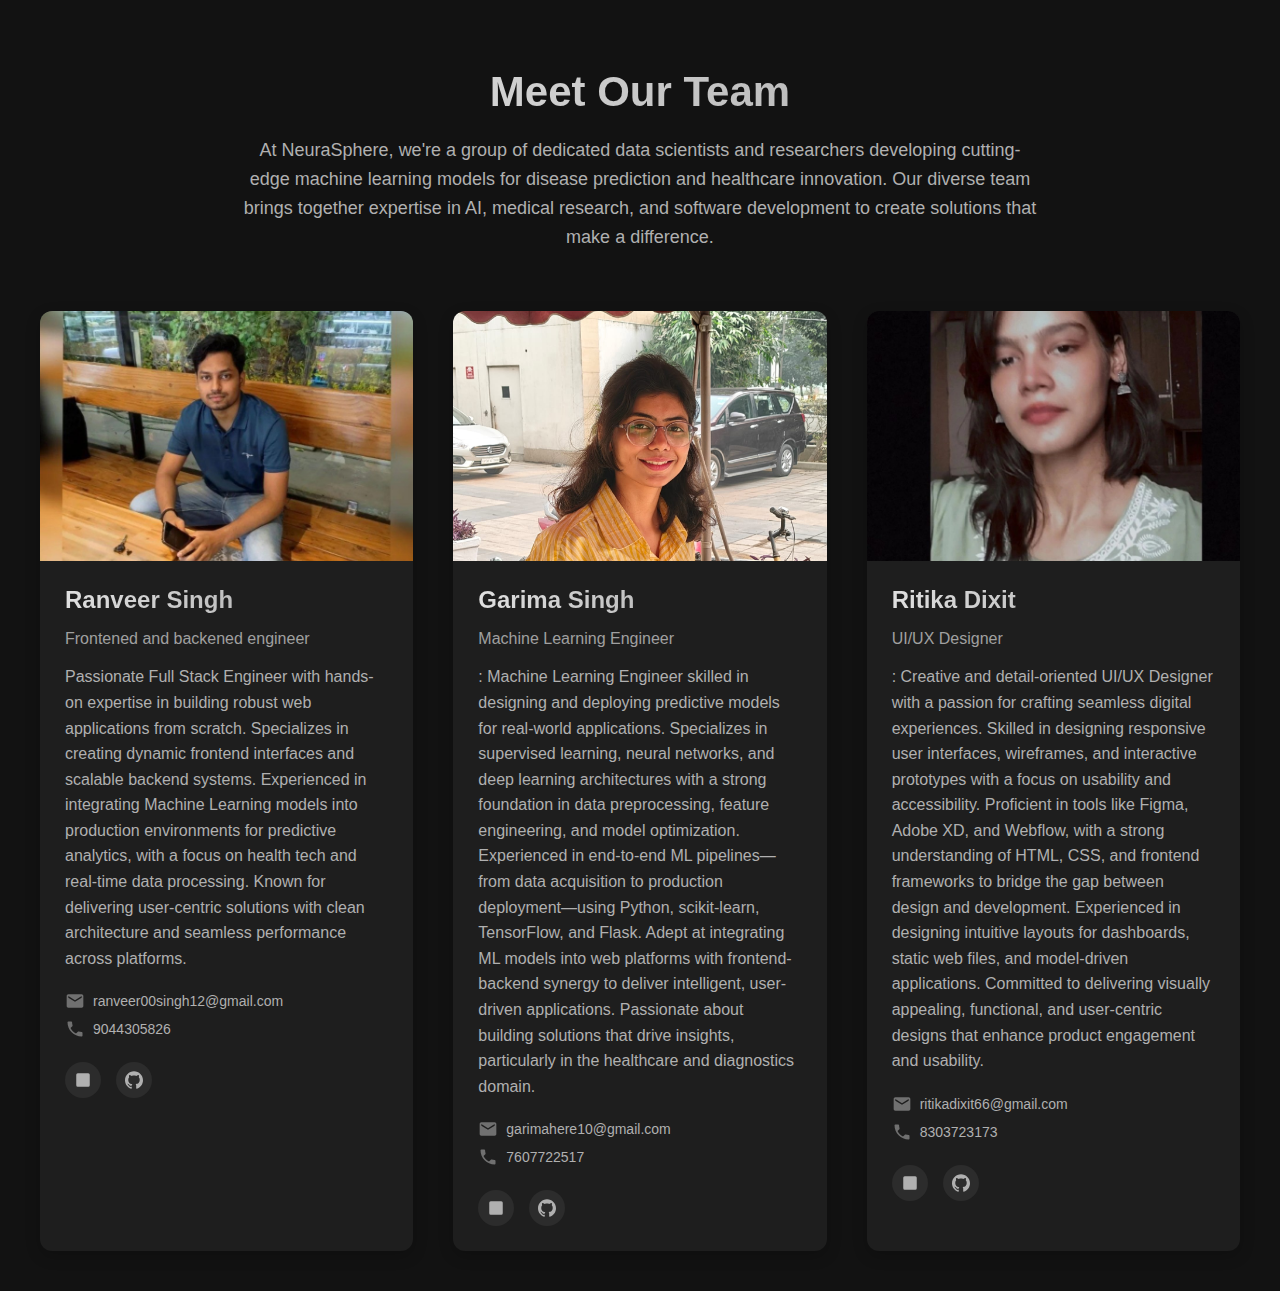
<file: mini_project/templates/aboutUs.html>
<!DOCTYPE html>
<html lang="en">
<head>
    <meta charset="UTF-8">
    <meta name="viewport" content="width=device-width, initial-scale=1.0">
    <title>NeuraSphere - About Us</title>
    <style>
        body {
            font-family: 'Inter', sans-serif;
            background-color: #121212;
            color: #e0e0e0;
            margin: 0;
            padding: 0;
        }
        .container {
            max-width: 1200px;
            margin: 0 auto;
            padding: 40px 20px;
        }
        .about-header {
            text-align: center;
            margin-bottom: 60px;
        }
        .about-header h1 {
            font-size: 42px;
            margin-bottom: 20px;
            background: linear-gradient(90deg, #f0f0f0, #a0a0a0);
            -webkit-background-clip: text;
            -webkit-text-fill-color: transparent;
        }
        .about-header p {
            font-size: 18px;
            max-width: 800px;
            margin: 0 auto;
            line-height: 1.6;
            color: #b0b0b0;
        }
        .team-grid {
            display: grid;
            grid-template-columns: repeat(auto-fit, minmax(300px, 1fr));
            gap: 40px;
        }
        .team-member {
            background-color: #1e1e1e;
            border-radius: 12px;
            overflow: hidden;
            transition: transform 0.3s ease, box-shadow 0.3s ease;
            box-shadow: 0 5px 15px rgba(0, 0, 0, 0.2);
        }
        .team-member:hover {
            transform: translateY(-10px);
            box-shadow: 0 15px 30px rgba(0, 0, 0, 0.3);
        }
        .member-image {
            width: 100%;
            height: 250px;
            background-color: #2a2a2a;
            display: flex;
            align-items: center;
            justify-content: center;
        }
        .member-image img {
            width: 100%;
            height: 100%;
            object-fit: cover;
        }
        .member-info {
            padding: 25px;
        }
        .member-name {
            font-size: 24px;
            margin: 0 0 10px;
            background: linear-gradient(90deg, #e0e0e0, #a0a0a0);
            -webkit-background-clip: text;
            -webkit-text-fill-color: transparent;
        }
        .member-title {
            color: #a0a0a0;
            font-size: 16px;
            margin-bottom: 15px;
            font-weight: 500;
        }
        .member-bio {
            color: #b0b0b0;
            line-height: 1.6;
            margin-bottom: 20px;
        }
        .member-contact {
            margin-top: 20px;
            display: flex;
            gap: 15px;
        }
        .contact-item {
            display: flex;
            align-items: center;
            gap: 8px;
            color: #b0b0b0;
            font-size: 14px;
            margin-bottom: 8px;
        }
        .contact-icon {
            width: 20px;
            height: 20px;
            fill: #707070;
        }
        .contact-links {
            display: flex;
            gap: 15px;
            margin-top: 15px;
        }
        .social-link {
            width: 36px;
            height: 36px;
            border-radius: 50%;
            background-color: #2c2c2c;
            display: flex;
            align-items: center;
            justify-content: center;
            transition: background-color 0.3s ease;
        }
        .social-link:hover {
            background-color: #3a3a3a;
        }
        .social-icon {
            width: 18px;
            height: 18px;
            fill: #b0b0b0;
        }
    </style>
</head>
<body>
    <div class="container">
        <div class="about-header">
            <h1>Meet Our Team</h1>
            <p>At NeuraSphere, we're a group of dedicated data scientists and researchers developing cutting-edge machine learning models for disease prediction and healthcare innovation. Our diverse team brings together expertise in AI, medical research, and software development to create solutions that make a difference.</p>
        </div>
        
        <div class="team-grid">
            <!-- Team Member 1 -->
            <div class="team-member">
                <div class="member-image">
                    <img src="../static/Ranveer.jpeg" alt="Dr. Maya Johnson">
                </div>
                <div class="member-info">
                    <h3 class="member-name">Ranveer Singh</h3>
                    <p class="member-title">Frontened and backened engineer</p>
                    <p class="member-bio">Passionate Full Stack Engineer with hands-on expertise in building robust web applications from scratch. Specializes in creating dynamic frontend interfaces and scalable backend systems. Experienced in integrating Machine Learning models into production environments for predictive analytics, with a focus on health tech and real-time data processing. Known for delivering user-centric solutions with clean architecture and seamless performance across platforms.</p>
                    
                    <div class="member-contact">
                        <div>
                            <div class="contact-item">
                                <svg class="contact-icon" xmlns="http://www.w3.org/2000/svg" viewBox="0 0 24 24">
                                    <path d="M20 4H4c-1.1 0-1.99.9-1.99 2L2 18c0 1.1.9 2 2 2h16c1.1 0 2-.9 2-2V6c0-1.1-.9-2-2-2zm0 4l-8 5-8-5V6l8 5 8-5v2z"/>
                                </svg>
                                <span>ranveer00singh12@gmail.com</span>
                            </div>
                            <div class="contact-item">
                                <svg class="contact-icon" xmlns="http://www.w3.org/2000/svg" viewBox="0 0 24 24">
                                    <path d="M6.62 10.79c1.44 2.83 3.76 5.14 6.59 6.59l2.2-2.2c.27-.27.67-.36 1.02-.24 1.12.37 2.33.57 3.57.57.55 0 1 .45 1 1V20c0 .55-.45 1-1 1-9.39 0-17-7.61-17-17 0-.55.45-1 1-1h3.5c.55 0 1 .45 1 1 0 1.25.2 2.45.57 3.57.11.35.03.74-.25 1.02l-2.2 2.2z"/>
                                </svg>
                                <span>9044305826</span>
                            </div>
                        </div>
                    </div>
                    
                    <div class="contact-links">
                        <a href="#" class="social-link">
                            <svg class="social-icon" xmlns="http://www.w3.org/2000/svg" viewBox="0 0 24 24">
                                <path d="M19 3a2 2 0 0 1 2 2v14a2 2 0 0 1-2 2H5a2 2 0 0 1-2-2V5a2 2 0 0 1 2-2h14m-.5 15.5v-5.3a3.26 3.26 0&nbsp;0&nbsp;0-3.26-3.26c-.85 0-1.84.52-2.32 1.3v-1.11h-2.79v8.37h2.79v-4.93c0-.77.62-1.4 1.39-1.4a1.4 1.4 0&nbsp;0&nbsp;1 1.4 1.4v4.93h2.79M6.88 8.56a1.68 1.68 0&nbsp;0&nbsp;0 1.68-1.68c0-.93-.75-1.69-1.68-1.69a1.69 1.69 0&nbsp;0&nbsp;0-1.69 1.69c0 .93.76 1.68 1.69 1.68m1.39 9.94v-8.37H5.5v8.37h2.77z"/>
                            </svg>
                        </a>
                        <a href="#" class="social-link">
                            <svg class="social-icon" xmlns="http://www.w3.org/2000/svg" viewBox="0 0 24 24">
                                <path d="M12 .297c-6.63 0-12 5.373-12 12 0 5.303 3.438 9.8 8.205 11.385.6.113.82-.258.82-.577 0-.285-.01-1.04-.015-2.04-3.338.724-4.042-1.61-4.042-1.61C4.422 18.07 3.633 17.7 3.633 17.7c-1.087-.744.084-.729.084-.729 1.205.084 1.838 1.236 1.838 1.236 1.07 1.835 2.809 1.305 3.495.998.108-.776.417-1.305.76-1.605-2.665-.3-5.466-1.332-5.466-5.93 0-1.31.465-2.38 1.235-3.22-.135-.303-.54-1.523.105-3.176 0 0 1.005-.322 3.3 1.23.96-.267 1.98-.399 3-.405 1.02.006 2.04.138 3 .405 2.28-1.552 3.285-1.23 3.285-1.23.645 1.653.24 2.873.12 3.176.765.84 1.23 1.91 1.23 3.22 0 4.61-2.805 5.625-5.475 5.92.42.36.81 1.096.81 2.22 0 1.606-.015 2.896-.015 3.286 0 .315.21.69.825.57C20.565 22.092 24 17.592 24 12.297c0-6.627-5.373-12-12-12"/>
                            </svg>
                        </a>
                    </div>
                </div>
            </div>
            
            <!-- Team Member 2 -->
            <div class="team-member">
                <div class="member-image">
                    <img src="../static/garima2.jpg" alt="Alex Chen">
                </div>
                <div class="member-info">
                    <h3 class="member-name">Garima Singh</h3>
                    <p class="member-title">Machine Learning Engineer</p>
                    <p class="member-bio">:
                        Machine Learning Engineer skilled in designing and deploying predictive models for real-world applications. Specializes in supervised learning, neural networks, and deep learning architectures with a strong foundation in data preprocessing, feature engineering, and model optimization. Experienced in end-to-end ML pipelines—from data acquisition to production deployment—using Python, scikit-learn, TensorFlow, and Flask. Adept at integrating ML models into web platforms with frontend-backend synergy to deliver intelligent, user-driven applications. Passionate about building solutions that drive insights, particularly in the healthcare and diagnostics domain.
                        
                        </p>
                    
                    <div class="member-contact">
                        <div>
                            <div class="contact-item">
                                <svg class="contact-icon" xmlns="http://www.w3.org/2000/svg" viewBox="0 0 24 24">
                                    <path d="M20 4H4c-1.1 0-1.99.9-1.99 2L2 18c0 1.1.9 2 2 2h16c1.1 0 2-.9 2-2V6c0-1.1-.9-2-2-2zm0 4l-8 5-8-5V6l8 5 8-5v2z"/>
                                </svg>
                                <span>garimahere10@gmail.com</span>
                            </div>
                            <div class="contact-item">
                                <svg class="contact-icon" xmlns="http://www.w3.org/2000/svg" viewBox="0 0 24 24">
                                    <path d="M6.62 10.79c1.44 2.83 3.76 5.14 6.59 6.59l2.2-2.2c.27-.27.67-.36 1.02-.24 1.12.37 2.33.57 3.57.57.55 0 1 .45 1 1V20c0 .55-.45 1-1 1-9.39 0-17-7.61-17-17 0-.55.45-1 1-1h3.5c.55 0 1 .45 1 1 0 1.25.2 2.45.57 3.57.11.35.03.74-.25 1.02l-2.2 2.2z"/>
                                </svg>
                                <span>7607722517</span>
                            </div>
                        </div>
                    </div>
                    
                    <div class="contact-links">
                        <a href="#" class="social-link">
                            <svg class="social-icon" xmlns="http://www.w3.org/2000/svg" viewBox="0 0 24 24">
                                <path d="M19 3a2 2 0 0 1 2 2v14a2 2 0 0 1-2 2H5a2 2 0 0 1-2-2V5a2 2 0 0 1 2-2h14m-.5 15.5v-5.3a3.26 3.26 0&nbsp;0&nbsp;0-3.26-3.26c-.85 0-1.84.52-2.32 1.3v-1.11h-2.79v8.37h2.79v-4.93c0-.77.62-1.4 1.39-1.4a1.4 1.4 0&nbsp;0&nbsp;1 1.4 1.4v4.93h2.79M6.88 8.56a1.68 1.68 0&nbsp;0&nbsp;0 1.68-1.68c0-.93-.75-1.69-1.68-1.69a1.69 1.69 0&nbsp;0&nbsp;0-1.69 1.69c0 .93.76 1.68 1.69 1.68m1.39 9.94v-8.37H5.5v8.37h2.77z"/>
                            </svg>
                        </a>
                        <a href="#" class="social-link">
                            <svg class="social-icon" xmlns="http://www.w3.org/2000/svg" viewBox="0 0 24 24">
                                <path d="M12 .297c-6.63 0-12 5.373-12 12 0 5.303 3.438 9.8 8.205 11.385.6.113.82-.258.82-.577 0-.285-.01-1.04-.015-2.04-3.338.724-4.042-1.61-4.042-1.61C4.422 18.07 3.633 17.7 3.633 17.7c-1.087-.744.084-.729.084-.729 1.205.084 1.838 1.236 1.838 1.236 1.07 1.835 2.809 1.305 3.495.998.108-.776.417-1.305.76-1.605-2.665-.3-5.466-1.332-5.466-5.93 0-1.31.465-2.38 1.235-3.22-.135-.303-.54-1.523.105-3.176 0 0 1.005-.322 3.3 1.23.96-.267 1.98-.399 3-.405 1.02.006 2.04.138 3 .405 2.28-1.552 3.285-1.23 3.285-1.23.645 1.653.24 2.873.12 3.176.765.84 1.23 1.91 1.23 3.22 0 4.61-2.805 5.625-5.475 5.92.42.36.81 1.096.81 2.22 0 1.606-.015 2.896-.015 3.286 0 .315.21.69.825.57C20.565 22.092 24 17.592 24 12.297c0-6.627-5.373-12-12-12"/>
                            </svg>
                        </a>
                    </div>
                </div>
            </div>
            
            <!-- Team Member 3 -->
            <div class="team-member">
                <div class="member-image">
                    <img src="../static/ritika.jpeg" alt="Dr. Kwame Osei">
                </div>
                <div class="member-info">
                    <h3 class="member-name">Ritika Dixit</h3>
                    <p class="member-title"> UI/UX Designer</p>
                    <p class="member-bio">:
                        Creative and detail-oriented UI/UX Designer with a passion for crafting seamless digital experiences. Skilled in designing responsive user interfaces, wireframes, and interactive prototypes with a focus on usability and accessibility. Proficient in tools like Figma, Adobe XD, and Webflow, with a strong understanding of HTML, CSS, and frontend frameworks to bridge the gap between design and development. Experienced in designing intuitive layouts for dashboards, static web files, and model-driven applications. Committed to delivering visually appealing, functional, and user-centric designs that enhance product engagement and usability.</p>
                    
                    <div class="member-contact">
                        <div>
                            <div class="contact-item">
                                <svg class="contact-icon" xmlns="http://www.w3.org/2000/svg" viewBox="0 0 24 24">
                                    <path d="M20 4H4c-1.1 0-1.99.9-1.99 2L2 18c0 1.1.9 2 2 2h16c1.1 0 2-.9 2-2V6c0-1.1-.9-2-2-2zm0 4l-8 5-8-5V6l8 5 8-5v2z"/>
                                </svg>
                                <span>ritikadixit66@gmail.com</span>
                            </div>
                            <div class="contact-item">
                                <svg class="contact-icon" xmlns="http://www.w3.org/2000/svg" viewBox="0 0 24 24">
                                    <path d="M6.62 10.79c1.44 2.83 3.76 5.14 6.59 6.59l2.2-2.2c.27-.27.67-.36 1.02-.24 1.12.37 2.33.57 3.57.57.55 0 1 .45 1 1V20c0 .55-.45 1-1 1-9.39 0-17-7.61-17-17 0-.55.45-1 1-1h3.5c.55 0 1 .45 1 1 0 1.25.2 2.45.57 3.57.11.35.03.74-.25 1.02l-2.2 2.2z"/>
                                </svg>
                                <span>8303723173</span>
                            </div>
                        </div>
                    </div>
                    
                    <div class="contact-links">
                        <a href="#" class="social-link">
                            <svg class="social-icon" xmlns="http://www.w3.org/2000/svg" viewBox="0 0 24 24">
                                <path d="M19 3a2 2 0 0 1 2 2v14a2 2 0 0 1-2 2H5a2 2 0 0 1-2-2V5a2 2 0 0 1 2-2h14m-.5 15.5v-5.3a3.26 3.26 0&nbsp;0&nbsp;0-3.26-3.26c-.85 0-1.84.52-2.32 1.3v-1.11h-2.79v8.37h2.79v-4.93c0-.77.62-1.4 1.39-1.4a1.4 1.4 0&nbsp;0&nbsp;1 1.4 1.4v4.93h2.79M6.88 8.56a1.68 1.68 0&nbsp;0&nbsp;0 1.68-1.68c0-.93-.75-1.69-1.68-1.69a1.69 1.69 0&nbsp;0&nbsp;0-1.69 1.69c0 .93.76 1.68 1.69 1.68m1.39 9.94v-8.37H5.5v8.37h2.77z"/>
                            </svg>
                        </a>
                        <a href="#" class="social-link">
                            <svg class="social-icon" xmlns="http://www.w3.org/2000/svg" viewBox="0 0 24 24">
                                <path d="M12 .297c-6.63 0-12 5.373-12 12 0 5.303 3.438 9.8 8.205 11.385.6.113.82-.258.82-.577 0-.285-.01-1.04-.015-2.04-3.338.724-4.042-1.61-4.042-1.61C4.422 18.07 3.633 17.7 3.633 17.7c-1.087-.744.084-.729.084-.729 1.205.084 1.838 1.236 1.838 1.236 1.07 1.835 2.809 1.305 3.495.998.108-.776.417-1.305.76-1.605-2.665-.3-5.466-1.332-5.466-5.93 0-1.31.465-2.38 1.235-3.22-.135-.303-.54-1.523.105-3.176 0 0 1.005-.322 3.3 1.23.96-.267 1.98-.399 3-.405 1.02.006 2.04.138 3 .405 2.28-1.552 3.285-1.23 3.285-1.23.645 1.653.24 2.873.12 3.176.765.84 1.23 1.91 1.23 3.22 0 4.61-2.805 5.625-5.475 5.92.42.36.81 1.096.81 2.22 0 1.606-.015 2.896-.015 3.286 0 .315.21.69.825.57C20.565 22.092 24 17.592 24 12.297c0-6.627-5.373-12-12-12"/>
                            </svg>
                        </a>
                    </div>
                </div>
            </div>
        </div>
    </div>
</body>
</html>
</file>
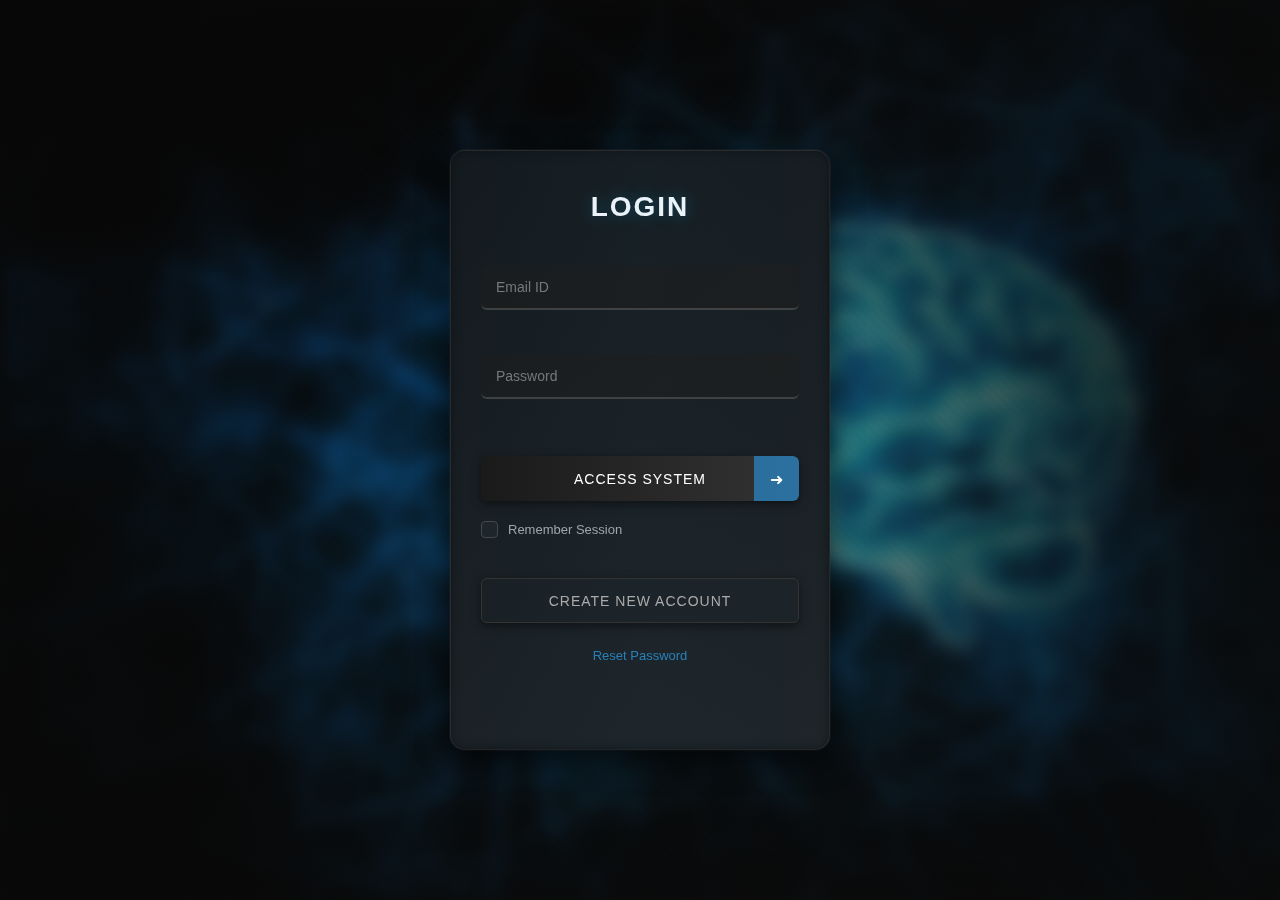
<file: mini_project/templates/login.html>
<!DOCTYPE html>
<html lang="en">
<head>
    <meta charset="UTF-8">
    <meta name="viewport" content="width=device-width, initial-scale=1.0">
    <title>Heart Disease Prediction - Login</title>
    <style>
        * {
            margin: 0;
            padding: 0;
            box-sizing: border-box;
            font-family: 'Segoe UI', Tahoma, Geneva, Verdana, sans-serif;
        }
        
        body {
            background-color: #0a0a0a;
            color: #e0e0e0;
        }
        
        
        .container {
            width: 100%;
            height: 100vh;
            display: flex;
            align-items: center;
            justify-content: center;
            background: linear-gradient(135deg, #080808 0%, #1a1a1a 100%);
            position: relative;
            overflow: hidden;
        }
        
        /* Background slider styles */
        .background-slider {
            position: absolute;
            top: 0;
            left: 0;
            width: 100%;
            height: 100%;
            z-index: 0;
        }
        
        .slide {
            position: absolute;
            top: 0;
            left: 0;
            width: 100%;
            height: 100%;
            background-size: cover;
            background-position: center;
            opacity: 0;
            filter: blur(8px); /* 40% blur effect */
            transition: opacity 2s ease-in-out;
        }
        
        .slide.active {
            opacity: 0.6; /* This makes the images semi-transparent */
        }
        
        /* Slider images */
        .slide:nth-child(1) {
            background-image: url("../static/neurons.jpg");
        }
        
        .slide:nth-child(2) {
            background-image: url("../static/nervous.jpg");
        }
        
        .slide:nth-child(3) {
            background-image: url("../static/skeleton.jpg");
        }
        
        .container::before {
            content: "";
            position: absolute;
            width: 100%;
            height: 100%;
            background: radial-gradient(circle, transparent 20%, #080808 70%);
            opacity: 0.8;
            z-index: 1;
        }

        
        .container::after {
            content: "";
            position: absolute;
            top: -50%;
            left: -50%;
            width: 200%;
            height: 200%;
            background: linear-gradient(45deg, #333333 25%, transparent 25%, transparent 50%, #333333 50%, #333333 75%, transparent 75%, transparent);
            background-size: 10px 10px;
            opacity: 0.03;
            animation: backgroundMove 70s linear infinite;
            z-index: 0;
        }
        
        @keyframes backgroundMove {
            0% {
                transform: translateY(0) rotate(0deg);
            }
            100% {
                transform: translateY(0%) rotate(360deg);
            }
        }
        
        .card {
            width: 380px;
            height: 600px; /* Increased from 520px to 600px */
            position: relative;
            z-index: 2;
            perspective: 2000px;
            backdrop-filter: blur(5px);
        }
        
        .inner-box {
            position: relative;
            width: 100%;
            height: 100%;
            transform-style: preserve-3d;
            transition: transform 1.2s cubic-bezier(0.19, 1, 0.22, 1);
        }
        
        .card-front, .card-back {
            position: absolute;
            width: 100%;
            height: 100%;
            padding: 40px 30px;
            box-sizing: border-box;
            backface-visibility: hidden;
            border-radius: 15px;
            background: linear-gradient(145deg, #121212, #1e1e1e);
            box-shadow: 
                0 10px 30px rgba(0, 0, 0, 0.7),
                0 0 0 1px rgba(255, 255, 255, 0.05),
                inset 0 0 10px rgba(0, 0, 0, 0.5);
            border: 1px solid rgba(255, 255, 255, 0.07);
            overflow: hidden;
        }
        
        .card-front::before, .card-back::before {
            content: "";
            position: absolute;
            top: -50%;
            left: -50%;
            width: 200%;
            height: 200%;
            background: linear-gradient(45deg, transparent, rgba(41, 128, 185, 0.1), transparent);
            transform: rotate(45deg);
            animation: shine 12s linear infinite;
        }
        
        @keyframes shine {
            0% {
                transform: translateX(-100%) rotate(45deg);
            }
            100% {
                transform: translateX(100%) rotate(45deg);
            }
        }
        
        .card-back {
            transform: rotateY(180deg);
        }
        
        .card h2 {
            font-weight: 600;
            font-size: 28px;
            text-align: center;
            margin-bottom: 30px;
            color: #ffffff;
            text-shadow: 0 0 15px rgba(10, 175, 230, 0.3);
            letter-spacing: 2px;
        }
        
        .input-group {
            position: relative;
            margin-bottom: 20px;
        }
        
        .input-box {
            width: 100%;
            background: rgba(30, 30, 30, 0.6);
            border: none;
            border-bottom: 2px solid rgba(100, 100, 100, 0.5);
            margin: 12px 0;
            height: 45px;
            border-radius: 6px;
            padding: 0 15px;
            box-sizing: border-box;
            outline: none;
            color: #fff;
            font-size: 14px;
            transition: all 0.3s;
        }
        
        .input-box:focus {
            border-bottom: 2px solid #2980b9;
            box-shadow: 0 0 10px rgba(41, 128, 185, 0.3);
        }
        
        .input-box::placeholder {
            color: #777;
            font-size: 14px;
        }
        
        button {
            width: 100%;
            background: linear-gradient(90deg, #1a1a1a, #333333);
            border: none;
            margin: 25px 0 10px;
            height: 45px;
            font-size: 14px;
            border-radius: 6px;
            padding: 0 10px;
            box-sizing: border-box;
            outline: none;
            color: #fff;
            cursor: pointer;
            letter-spacing: 1px;
            position: relative;
            overflow: hidden;
            transition: all 0.3s;
            box-shadow: 0 3px 10px rgba(0, 0, 0, 0.5);
        }
        
        button:hover {
            background: linear-gradient(90deg, #262626, #404040);
        }
        
        .submit-btn {
            position: relative;
            z-index: 1;
        }
        
        .submit-btn::after {
            content: '';
            position: absolute;
            right: 0;
            top: 0;
            height: 100%;
            width: 45px;
            border-radius: 0 6px 6px 0;
            background-color: rgba(41, 128, 185, 0.8);
            transition: all 0.3s;
            display: flex;
            align-items: center;
            justify-content: center;
        }
        
        .submit-btn::before {
            content: '➜';
            position: absolute;
            right: 15px;
            top: 14px;
            color: #fff;
            z-index: 2;
            font-size: 16px;
        }
        
        .submit-btn:hover::after {
            width: 100%;
            border-radius: 6px;
        }
        
        .checkbox-container {
            display: flex;
            align-items: center;
            margin-top: 10px;
        }
        
        input[type="checkbox"] {
            appearance: none;
            -webkit-appearance: none;
            height: 17px;
            width: 17px;
            background: #1e1e1e;
            border: 1px solid #444;
            border-radius: 4px;
            cursor: pointer;
            display: flex;
            align-items: center;
            justify-content: center;
        }
        
        input[type="checkbox"]:checked::after {
            content: '✓';
            color: #2980b9;
            font-size: 14px;
            font-weight: bold;
        }
        
        span {
            font-size: 13px;
            margin-left: 10px;
            color: #aaa;
        }
        
        .card .btn {
            margin-top: 40px;
            background: transparent;
            border: 1px solid #333;
            color: #aaa;
        }
        
        .card .btn:hover {
            background: rgba(41, 128, 185, 0.1);
            border: 1px solid rgba(41, 128, 185, 0.3);
        }
        
        .back-btn {
            margin-top: 10px;
            background: transparent;
            border: 1px solid #333;
            color: #aaa;
        }
        
        .back-btn:hover {
            background: rgba(41, 128, 185, 0.1);
            border: 1px solid rgba(41, 128, 185, 0.3);
        }
        
        .card a {
            color: #2980b9;
            text-decoration: none;
            display: block;
            text-align: center;
            font-size: 13px;
            margin-top: 15px;
            transition: all 0.3s;
        }
        
        .card a:hover {
            color: #3498db;
            text-shadow: 0 0 5px rgba(52, 152, 219, 0.3);
        }
        
        .lines {
            position: absolute;
            top: 0;
            left: 0;
            right: 0;
            height: 100%;
            margin: auto;
            width: 100vw;
            z-index: -1;
        }
        
        .line {
            position: absolute;
            width: 1px;
            height: 100%;
            top: 0;
            background: rgba(255, 255, 255, 0.03);
        }
        
        .line-1 {
            left: 10%;
        }
        
        .line-2 {
            left: 30%;
        }
        
        .line-3 {
            left: 50%;
        }
        
        .line-4 {
            left: 70%;
        }
        
        .line-5 {
            left: 90%;
        }
    </style>
</head>
<body>
    <div class="container">
        <!-- Background Slider -->
        <div class="background-slider">
            <div class="slide active"></div>
            <div class="slide"></div>
            <div class="slide"></div>
        </div>
        
        <div class="lines">
            <div class="line line-1"></div>
            <div class="line line-2"></div>
            <div class="line line-3"></div>
            <div class="line line-4"></div>
            <div class="line line-5"></div>
        </div>
        <div class="card">
            <div class="inner-box" id="card">
                <div class="card-front">
                    <h2>LOGIN</h2>
                    <form action="/login" method="POST">
                        <div class="input-group">
                            <input type="email" name="email" class="input-box" placeholder="Email ID" required>
                        </div>
                        <div class="input-group">
                            <input type="password" name="password" class="input-box" placeholder="Password" required>
                        </div>
                        <button type="submit" class="submit-btn">ACCESS SYSTEM</button>
                        <div class="checkbox-container">
                            <input type="checkbox" id="remember">
                            <span>Remember Session</span>
                        </div>
                    </form>
                    <button type="button" class="btn" onclick="openRegister()">CREATE NEW ACCOUNT</button>
                    <a href="">Reset Password</a>
                </div>
                <div class="card-back">
                    <h2>REGISTER</h2>
                    <form action="/register" method="POST">
                        <div class="input-group">
                            <input type="text" name="name" class="input-box" placeholder="Your Name" required>
                        </div>
                        <div class="input-group">
                            <input type="email" name="email" class="input-box" placeholder="Email ID" required>
                        </div>
                        <div class="input-group">
                            <input type="password" name="password" class="input-box" placeholder="Password" required>
                        </div>
                        <button type="submit" class="submit-btn">CREATE ACCOUNT</button>
                        <div class="checkbox-container">
                            <input type="checkbox" id="remember-reg">
                            <span>Remember Session</span>
                        </div>
                    </form>
                    <button type="button" class="back-btn" onclick="openLogin()">BACK TO LOGIN</button>
                    <a href="">Reset Password</a>
                </div>
            </div>
        </div>
    </div>
    <script>
        var card = document.getElementById("card");

        function openRegister() {
            card.style.transform = "rotateY(-180deg)";
        }
        
        function openLogin() {
            card.style.transform = "rotateY(0deg)";
        }
        
        // Background slider functionality
        const slides = document.querySelectorAll('.slide');
        let currentSlide = 0;
        
        function nextSlide() {
            slides[currentSlide].classList.remove('active');
            currentSlide = (currentSlide + 1) % slides.length;
            slides[currentSlide].classList.add('active');
        }
        
        // Initialize slider
        setInterval(nextSlide, 5000); // Change slide every 5 seconds
    </script>
</body>
</html>
</file>
